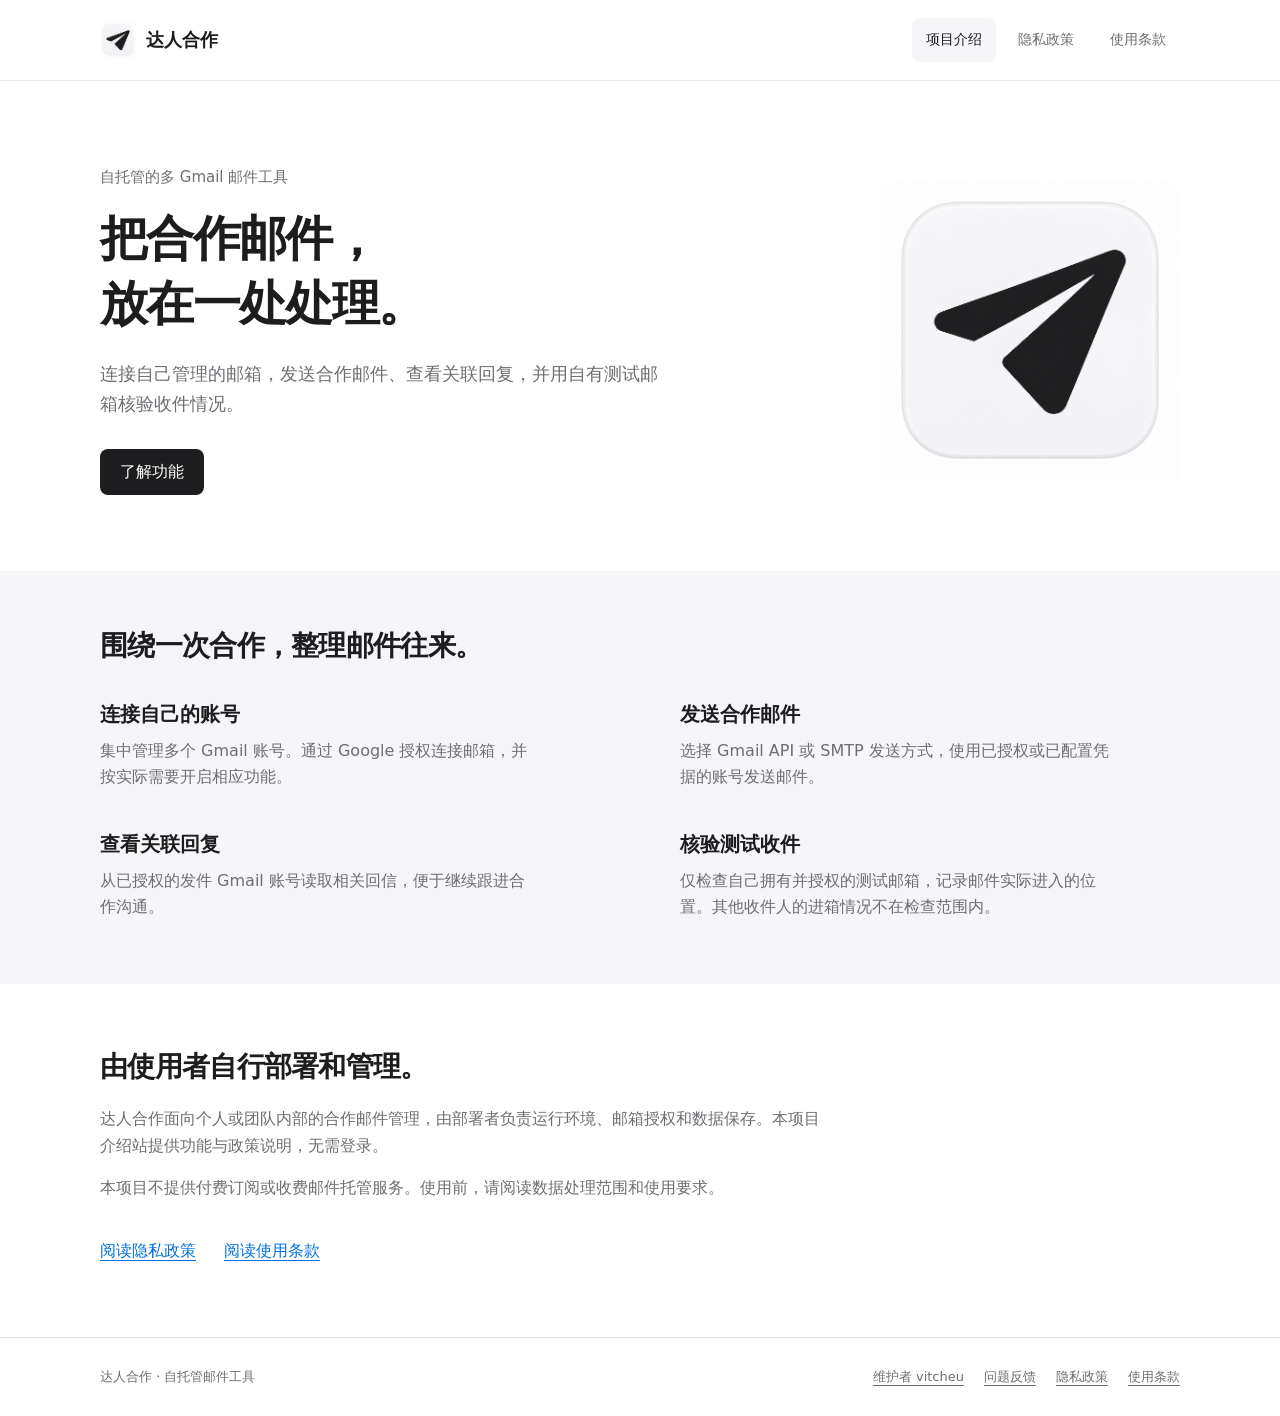
<file: index.html>
<!doctype html>
<html lang="zh-CN">
<head>
<meta charset="utf-8">
<meta name="viewport" content="width=device-width, initial-scale=1">
<meta name="description" content="达人合作是自托管的多 Gmail 邮件工具，用于授权账号、发送合作邮件、读取关联回复和核验自有测试邮箱收件情况。">
<meta name="color-scheme" content="light">
<title>项目介绍 · 达人合作</title>
<link rel="icon" type="image/png" href="assets/favicon-flight.png">
<link rel="stylesheet" href="assets/design-tokens.css">
<link rel="stylesheet" href="assets/site.css">
</head>
<body>
<a class="skip-link" href="#main-content">跳至正文</a>
<header class="site-header"><div class="wrap header-inner">
<a class="brand" href="index.html"><img src="assets/favicon-flight.png" width="36" height="36" alt="">达人合作</a>
<nav class="site-nav" aria-label="主导航"><a href="index.html" aria-current="page">项目介绍</a><a href="privacy.html">隐私政策</a><a href="terms.html">使用条款</a></nav>
</div></header>
<main id="main-content">
<section class="wrap hero" aria-labelledby="intro-title">
<div><p class="eyebrow">自托管的多 Gmail 邮件工具</p>
<h1 id="intro-title">把合作邮件，<br>放在一处处理。</h1>
<p class="hero-description">连接自己管理的邮箱，发送合作邮件、查看关联回复，并用自有测试邮箱核验收件情况。</p>
<a class="primary-link" href="#capabilities">了解功能</a></div>
<img class="hero-art" src="assets/favicon-flight.png" width="1254" height="1254" alt="达人合作纸飞机图标">
</section>
<section class="overview" id="capabilities" aria-labelledby="capabilities-title"><div class="wrap">
<h2 class="section-title" id="capabilities-title">围绕一次合作，整理邮件往来。</h2>
<div class="capabilities">
<section class="capability"><h3>连接自己的账号</h3><p>集中管理多个 Gmail 账号。通过 Google 授权连接邮箱，并按实际需要开启相应功能。</p></section>
<section class="capability"><h3>发送合作邮件</h3><p>选择 Gmail API 或 SMTP 发送方式，使用已授权或已配置凭据的账号发送邮件。</p></section>
<section class="capability"><h3>查看关联回复</h3><p>从已授权的发件 Gmail 账号读取相关回信，便于继续跟进合作沟通。</p></section>
<section class="capability"><h3>核验测试收件</h3><p>仅检查自己拥有并授权的测试邮箱，记录邮件实际进入的位置。其他收件人的进箱情况不在检查范围内。</p></section>
</div></div></section>
<section class="wrap scope" aria-labelledby="scope-title"><h2 id="scope-title">由使用者自行部署和管理。</h2>
<p>达人合作面向个人或团队内部的合作邮件管理，由部署者负责运行环境、邮箱授权和数据保存。本项目介绍站提供功能与政策说明，无需登录。</p>
<p>本项目不提供付费订阅或收费邮件托管服务。使用前，请阅读数据处理范围和使用要求。</p>
<div class="document-links"><a href="privacy.html">阅读隐私政策</a><a href="terms.html">阅读使用条款</a></div>
</section>
</main>
<footer class="site-footer"><div class="wrap footer-inner"><p>达人合作 · 自托管邮件工具</p><div class="footer-links"><a href="https://github.com/vitcheu">维护者 vitcheu</a><a href="https://github.com/vitcheu/creator-mail-guide/issues">问题反馈</a><a href="privacy.html">隐私政策</a><a href="terms.html">使用条款</a></div></div></footer>
</body>
</html>
</file>
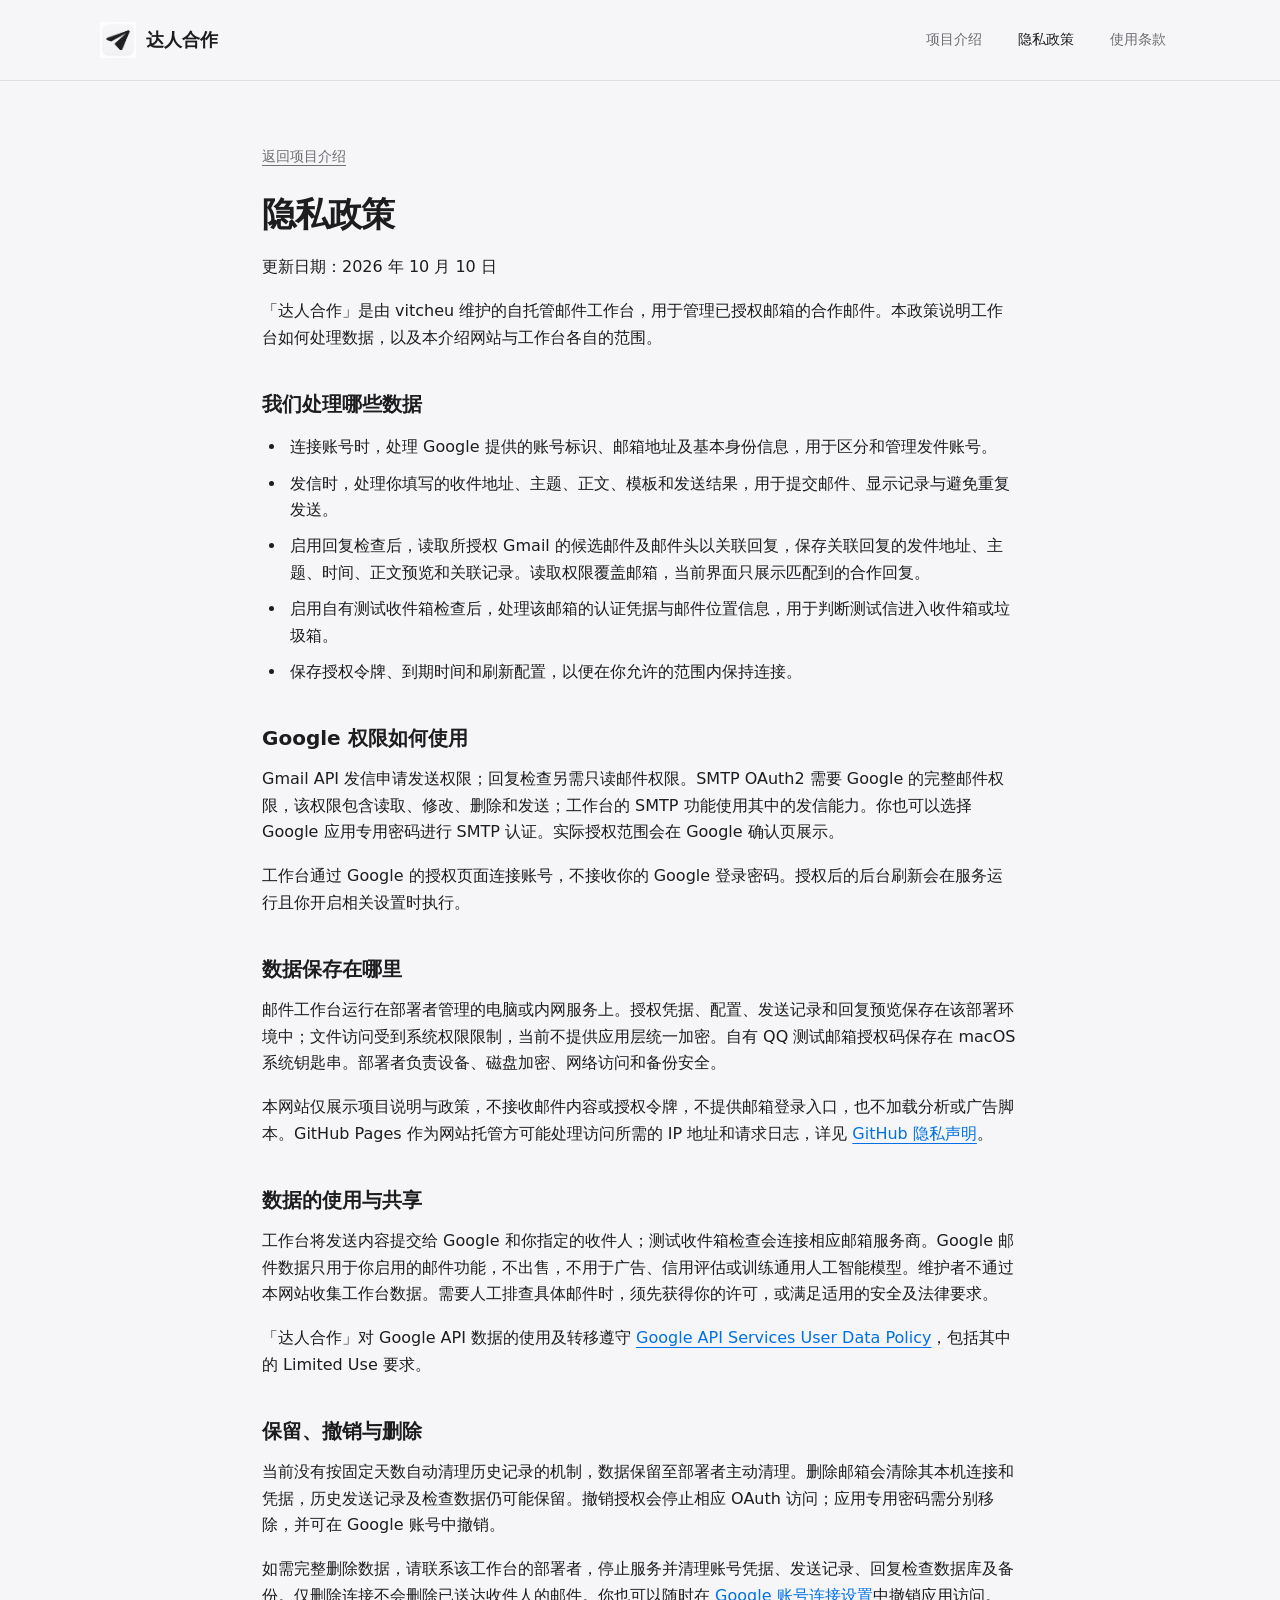
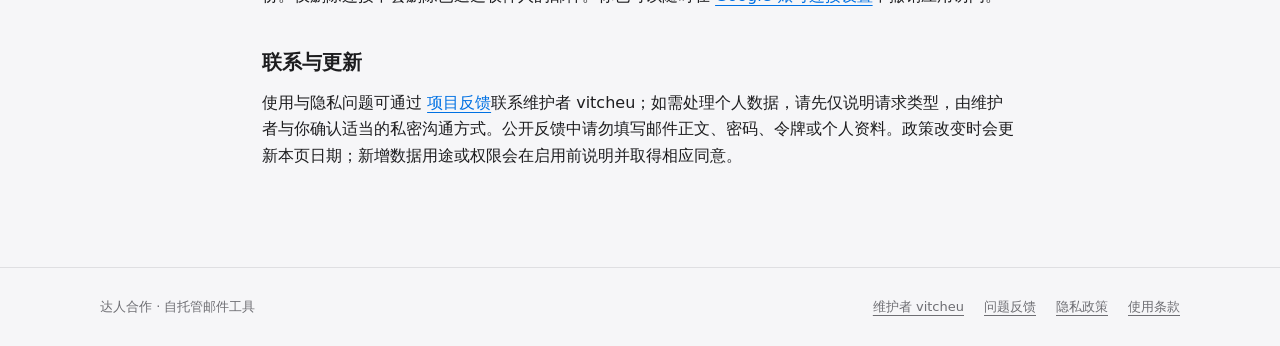
<file: privacy.html>
<!doctype html>
<html lang="zh-CN">
<head>
<meta charset="utf-8">
<meta name="viewport" content="width=device-width, initial-scale=1">
<meta name="description" content="达人合作的隐私政策。">
<meta name="color-scheme" content="light">
<title>隐私政策 · 达人合作</title>
<link rel="icon" type="image/png" href="assets/favicon-flight.png">
<link rel="stylesheet" href="assets/design-tokens.css">
<link rel="stylesheet" href="assets/site.css">
</head>
<body class="policy-page">
<a class="skip-link" href="#policy-content">跳至正文</a>
<header class="site-header"><div class="wrap header-inner">
<a class="brand" href="index.html"><img src="assets/favicon-flight.png" width="36" height="36" alt="">达人合作</a>
<nav class="site-nav" aria-label="主导航"><a href="index.html">项目介绍</a><a href="privacy.html" aria-current="page">隐私政策</a><a href="terms.html">使用条款</a></nav>
</div></header>
<div class="policy-layout"><p class="policy-breadcrumb"><a href="index.html">返回项目介绍</a></p>
<main id="policy-content"><h1>隐私政策</h1>
<p class="policy-date">更新日期：2026 年 10 月 10 日</p>
<p>「达人合作」是由 vitcheu 维护的自托管邮件工作台，用于管理已授权邮箱的合作邮件。本政策说明工作台如何处理数据，以及本介绍网站与工作台各自的范围。</p>
<h2>我们处理哪些数据</h2>
<ul><li>连接账号时，处理 Google 提供的账号标识、邮箱地址及基本身份信息，用于区分和管理发件账号。</li><li>发信时，处理你填写的收件地址、主题、正文、模板和发送结果，用于提交邮件、显示记录与避免重复发送。</li><li>启用回复检查后，读取所授权 Gmail 的候选邮件及邮件头以关联回复，保存关联回复的发件地址、主题、时间、正文预览和关联记录。读取权限覆盖邮箱，当前界面只展示匹配到的合作回复。</li><li>启用自有测试收件箱检查后，处理该邮箱的认证凭据与邮件位置信息，用于判断测试信进入收件箱或垃圾箱。</li><li>保存授权令牌、到期时间和刷新配置，以便在你允许的范围内保持连接。</li></ul>
<h2>Google 权限如何使用</h2>
<p>Gmail API 发信申请发送权限；回复检查另需只读邮件权限。SMTP OAuth2 需要 Google 的完整邮件权限，该权限包含读取、修改、删除和发送；工作台的 SMTP 功能使用其中的发信能力。你也可以选择 Google 应用专用密码进行 SMTP 认证。实际授权范围会在 Google 确认页展示。</p>
<p>工作台通过 Google 的授权页面连接账号，不接收你的 Google 登录密码。授权后的后台刷新会在服务运行且你开启相关设置时执行。</p>
<h2>数据保存在哪里</h2>
<p>邮件工作台运行在部署者管理的电脑或内网服务上。授权凭据、配置、发送记录和回复预览保存在该部署环境中；文件访问受到系统权限限制，当前不提供应用层统一加密。自有 QQ 测试邮箱授权码保存在 macOS 系统钥匙串。部署者负责设备、磁盘加密、网络访问和备份安全。</p>
<p>本网站仅展示项目说明与政策，不接收邮件内容或授权令牌，不提供邮箱登录入口，也不加载分析或广告脚本。GitHub Pages 作为网站托管方可能处理访问所需的 IP 地址和请求日志，详见 <a href="https://docs.github.com/en/site-policy/privacy-policies/github-general-privacy-statement">GitHub 隐私声明</a>。</p>
<h2>数据的使用与共享</h2>
<p>工作台将发送内容提交给 Google 和你指定的收件人；测试收件箱检查会连接相应邮箱服务商。Google 邮件数据只用于你启用的邮件功能，不出售，不用于广告、信用评估或训练通用人工智能模型。维护者不通过本网站收集工作台数据。需要人工排查具体邮件时，须先获得你的许可，或满足适用的安全及法律要求。</p>
<p>「达人合作」对 Google API 数据的使用及转移遵守 <a href="https://developers.google.com/terms/api-services-user-data-policy">Google API Services User Data Policy</a>，包括其中的 Limited Use 要求。</p>
<h2>保留、撤销与删除</h2>
<p>当前没有按固定天数自动清理历史记录的机制，数据保留至部署者主动清理。删除邮箱会清除其本机连接和凭据，历史发送记录及检查数据仍可能保留。撤销授权会停止相应 OAuth 访问；应用专用密码需分别移除，并可在 Google 账号中撤销。</p>
<p>如需完整删除数据，请联系该工作台的部署者，停止服务并清理账号凭据、发送记录、回复检查数据库及备份。仅删除连接不会删除已送达收件人的邮件。你也可以随时在 <a href="https://myaccount.google.com/connections">Google 账号连接设置</a>中撤销应用访问。</p>
<h2>联系与更新</h2>
<p>使用与隐私问题可通过 <a href="https://github.com/vitcheu/creator-mail-guide/issues">项目反馈</a>联系维护者 vitcheu；如需处理个人数据，请先仅说明请求类型，由维护者与你确认适当的私密沟通方式。公开反馈中请勿填写邮件正文、密码、令牌或个人资料。政策改变时会更新本页日期；新增数据用途或权限会在启用前说明并取得相应同意。</p>
</main>
</div>
<footer class="site-footer"><div class="wrap footer-inner"><p>达人合作 · 自托管邮件工具</p><div class="footer-links"><a href="https://github.com/vitcheu">维护者 vitcheu</a><a href="https://github.com/vitcheu/creator-mail-guide/issues">问题反馈</a><a href="privacy.html">隐私政策</a><a href="terms.html">使用条款</a></div></div></footer>
</body>
</html>
</file>
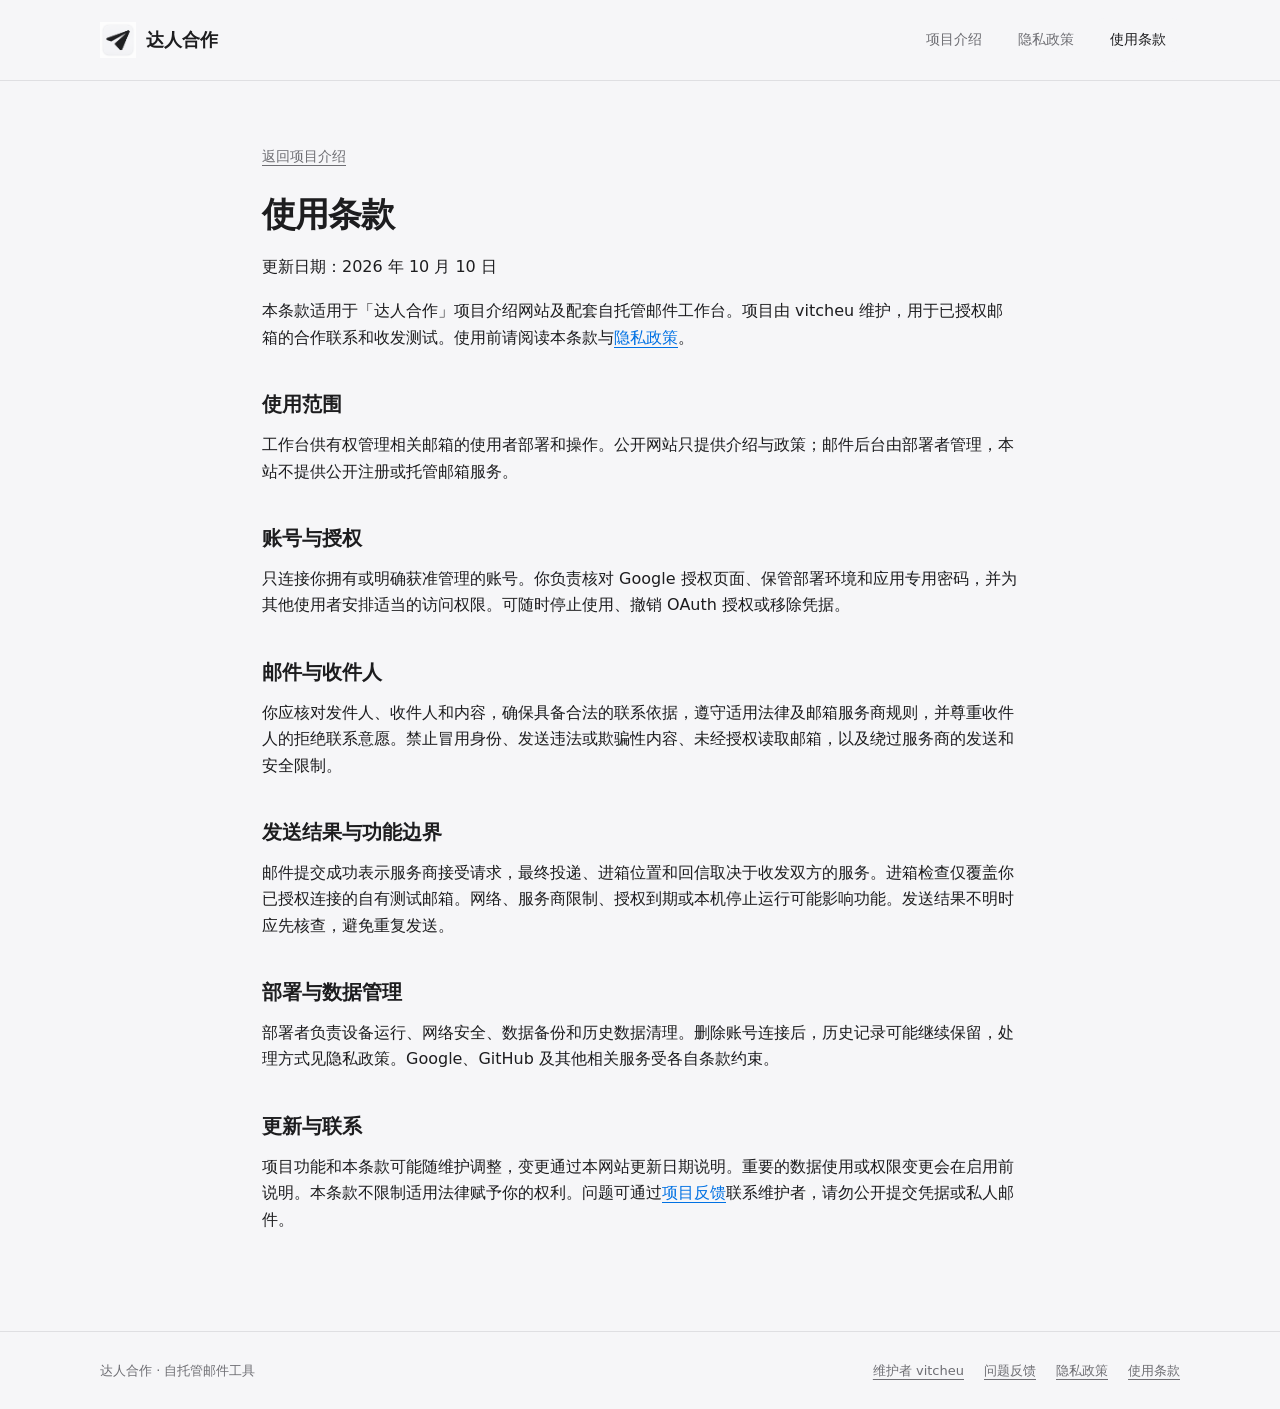
<file: terms.html>
<!doctype html>
<html lang="zh-CN">
<head>
<meta charset="utf-8">
<meta name="viewport" content="width=device-width, initial-scale=1">
<meta name="description" content="达人合作的使用条款。">
<meta name="color-scheme" content="light">
<title>使用条款 · 达人合作</title>
<link rel="icon" type="image/png" href="assets/favicon-flight.png">
<link rel="stylesheet" href="assets/design-tokens.css">
<link rel="stylesheet" href="assets/site.css">
</head>
<body class="policy-page">
<a class="skip-link" href="#policy-content">跳至正文</a>
<header class="site-header"><div class="wrap header-inner">
<a class="brand" href="index.html"><img src="assets/favicon-flight.png" width="36" height="36" alt="">达人合作</a>
<nav class="site-nav" aria-label="主导航"><a href="index.html">项目介绍</a><a href="privacy.html">隐私政策</a><a href="terms.html" aria-current="page">使用条款</a></nav>
</div></header>
<div class="policy-layout"><p class="policy-breadcrumb"><a href="index.html">返回项目介绍</a></p>
<main id="policy-content"><h1>使用条款</h1>
<p class="policy-date">更新日期：2026 年 10 月 10 日</p>
<p>本条款适用于「达人合作」项目介绍网站及配套自托管邮件工作台。项目由 vitcheu 维护，用于已授权邮箱的合作联系和收发测试。使用前请阅读本条款与<a href="privacy.html">隐私政策</a>。</p>
<h2>使用范围</h2>
<p>工作台供有权管理相关邮箱的使用者部署和操作。公开网站只提供介绍与政策；邮件后台由部署者管理，本站不提供公开注册或托管邮箱服务。</p>
<h2>账号与授权</h2>
<p>只连接你拥有或明确获准管理的账号。你负责核对 Google 授权页面、保管部署环境和应用专用密码，并为其他使用者安排适当的访问权限。可随时停止使用、撤销 OAuth 授权或移除凭据。</p>
<h2>邮件与收件人</h2>
<p>你应核对发件人、收件人和内容，确保具备合法的联系依据，遵守适用法律及邮箱服务商规则，并尊重收件人的拒绝联系意愿。禁止冒用身份、发送违法或欺骗性内容、未经授权读取邮箱，以及绕过服务商的发送和安全限制。</p>
<h2>发送结果与功能边界</h2>
<p>邮件提交成功表示服务商接受请求，最终投递、进箱位置和回信取决于收发双方的服务。进箱检查仅覆盖你已授权连接的自有测试邮箱。网络、服务商限制、授权到期或本机停止运行可能影响功能。发送结果不明时应先核查，避免重复发送。</p>
<h2>部署与数据管理</h2>
<p>部署者负责设备运行、网络安全、数据备份和历史数据清理。删除账号连接后，历史记录可能继续保留，处理方式见隐私政策。Google、GitHub 及其他相关服务受各自条款约束。</p>
<h2>更新与联系</h2>
<p>项目功能和本条款可能随维护调整，变更通过本网站更新日期说明。重要的数据使用或权限变更会在启用前说明。本条款不限制适用法律赋予你的权利。问题可通过<a href="https://github.com/vitcheu/creator-mail-guide/issues">项目反馈</a>联系维护者，请勿公开提交凭据或私人邮件。</p>
</main>
</div>
<footer class="site-footer"><div class="wrap footer-inner"><p>达人合作 · 自托管邮件工具</p><div class="footer-links"><a href="https://github.com/vitcheu">维护者 vitcheu</a><a href="https://github.com/vitcheu/creator-mail-guide/issues">问题反馈</a><a href="privacy.html">隐私政策</a><a href="terms.html">使用条款</a></div></div></footer>
</body>
</html>
</file>
<file: assets/design-tokens.css>
:root {
  color-scheme: light;

  /* Typography */
  --lw-font-ui: -apple-system, BlinkMacSystemFont, "SF Pro Text", "SF Pro Display", "Helvetica Neue", "PingFang SC", system-ui, sans-serif;
  /* Typography roles: ./typography.md. Keep business styles on these tokens. */
  --lw-font-size-caption: 10.5px;
  --lw-font-size-label: 12px;
  --lw-font-size-body: 13px;
  --lw-font-size-title: 15px;
  --lw-font-size-reading: 14px;
  --lw-font-size-section: 16px;
  --lw-font-size-headline: 20px;
  /* Result reading must remain legible on the zoomable desktop canvas. */
  --lw-font-size-result: var(--lw-font-size-section);
  --lw-font-size-result-label: var(--lw-font-size-body);
  --lw-font-size-result-title: 24px;
  /* Structural headings and highlighted data have independent roles. */
  --lw-font-size-record-section: var(--lw-font-size-headline);
  --lw-font-size-record-group: 18px;
  --lw-font-size-record-subsection: var(--lw-font-size-section);
  --lw-line-height-heading: 1.35;
  --lw-line-height-body: 1.5;
  --lw-line-height-reading: 1.65;
  --lw-font-weight-medium: 560;
  --lw-font-weight-semibold: 650;

  /* Spacing */
  --lw-space-1: 4px;
  --lw-space-2: 8px;
  --lw-space-3: 12px;
  --lw-space-4: 16px;
  --lw-space-5: 20px;
  --lw-space-6: 24px;
  --lw-space-8: 32px;

  /* Shape */
  --lw-radius-control: 8px;
  --lw-radius-field: 10px;
  --lw-radius-card: 14px;
  --lw-radius-panel: 22px;
  --lw-radius-dialog: 24px;
  --lw-radius-pill: 999px;

  /* Semantic color */
  --lw-color-background: #f2f2f7;
  --lw-color-canvas: #f6f6f8;
  --lw-color-surface-glass: rgba(255, 255, 255, 0.72);
  --lw-color-surface-strong: rgba(255, 255, 255, 0.9);
  --lw-color-text: #1d1d1f;
  --lw-color-text-secondary: #6e6e73;
  --lw-color-text-tertiary: #8e8e93;
  --lw-color-separator: rgba(60, 60, 67, 0.12);
  --lw-color-separator-strong: rgba(60, 60, 67, 0.18);
  --lw-color-fill: rgba(120, 120, 128, 0.1);
  --lw-color-fill-strong: rgba(120, 120, 128, 0.17);
  --lw-color-accent: #0071e3;
  /* Data hues identify the measure, never its quality or business severity. */
  --lw-color-data-measurement: #287d78;
  --lw-color-data-model: #7255a3;
  --lw-color-data-measurement-surface: color-mix(in srgb, var(--lw-color-data-measurement) 8%, transparent);
  --lw-color-data-model-surface: color-mix(in srgb, var(--lw-color-data-model) 8%, transparent);
  --lw-color-action-primary: #1d1d1f;
  --lw-color-on-action-primary: #ffffff;
  --lw-color-success: #34c759;
  /* Attention includes risks, review, partial results and warnings. Blue by user decision.
     Meaning stays in the label/icon; never infer business severity from the hue. */
  --lw-color-attention: var(--lw-color-accent);
  --lw-color-attention-ink: color-mix(in srgb, var(--lw-color-attention) 80%, var(--lw-color-text));
  --lw-color-attention-surface: color-mix(in srgb, var(--lw-color-attention) 7.5%, transparent);
  --lw-color-attention-border: color-mix(in srgb, var(--lw-color-attention) 16%, transparent);
  --lw-color-warning: var(--lw-color-attention); /* Compatibility alias; do not restore amber. */
  --lw-color-danger: #ff3b30;
  /* Workflow stage identity stays restrained: source, analysis and decision only. */
  --lw-color-stage-source: var(--lw-color-success);
  --lw-color-stage-analysis: var(--lw-color-accent);
  --lw-color-stage-decision: color-mix(in oklch, var(--lw-color-accent) 68%, var(--lw-color-text));

  /* Shared workflow content surfaces. Floating controls keep their own material roles. */
  --lw-node-surface: #ffffff;
  --lw-node-surface-processing: #e6f0f9;
  --lw-node-border: rgba(0, 0, 0, 0.07);
  --lw-node-shadow: 0 1px 2px rgba(0, 0, 0, 0.035), 0 8px 22px rgba(0, 0, 0, 0.045);
  --lw-node-shadow-raised: 0 8px 24px rgba(15, 23, 42, 0.12), 0 2px 8px rgba(0, 0, 0, 0.05);

  /* Quiet chip surfaces — same field shares one tone; no rainbow-by-index */
  --lw-chip-bg: var(--lw-color-fill);
  --lw-chip-fg: var(--lw-color-text);
  --lw-chip-border: rgba(60, 60, 67, 0.08);
  --lw-chip-bg-soft: color-mix(in srgb, var(--lw-color-accent) 9%, #ffffff);
  --lw-chip-fg-soft: color-mix(in srgb, var(--lw-color-accent) 48%, #1d1d1f);
  --lw-chip-bg-more: rgba(120, 120, 128, 0.08);
  --lw-chip-fg-more: var(--lw-color-text-tertiary);

  /* Materials and elevation */
  --lw-glass-border: rgba(255, 255, 255, 0.66);
  --lw-glass-fill-top: rgba(255, 255, 255, 0.64);
  --lw-glass-fill-bottom: rgba(255, 255, 255, 0.35);
  --lw-glass-fill-base: rgba(255, 255, 255, 0.42);
  --lw-glass-shadow: inset 0 0.5px 0 rgba(255, 255, 255, 0.95), inset 0 -0.5px 0 rgba(0, 0, 0, 0.035), 0 7px 22px rgba(0, 0, 0, 0.08), 0 1px 2px rgba(0, 0, 0, 0.04);
  --lw-glass-blur: 28px;
  --lw-glass-saturation: 185%;
  /* Shared floating control layer: a slightly denser frost for toolbar and dock glass. */
  --lw-glass-floating-fill-top: rgba(255, 255, 255, 0.70);
  --lw-glass-floating-fill-bottom: rgba(255, 255, 255, 0.42);
  --lw-glass-floating-fill-base: rgba(255, 255, 255, 0.48);
  --lw-glass-floating-blur: 32px;
  --lw-glass-floating-saturation: 185%;
  --lw-glass-floating-border: rgba(255, 255, 255, 0.78);
  /* Top navigation: transmitted color, microscopic frost, and a lit glass rim. */
  --lw-toolbar-glass-fill: rgb(248 250 253 / 18%);
  --lw-toolbar-glass-hover: rgb(255 255 255 / 28%);
  --lw-toolbar-glass-blur: 18px;
  --lw-toolbar-glass-saturation: 145%;
  --lw-toolbar-glass-light: rgb(255 255 255 / 78%);
  --lw-toolbar-glass-shade: rgb(52 65 80 / 12%);
  --lw-toolbar-glass-grain: 0.095;
  --lw-toolbar-glass-shadow: inset 0 1px 2px rgb(255 255 255 / 50%), inset 0 -1px 2px rgb(36 48 65 / 5%), 0 3px 10px rgb(24 36 52 / 9%), 0 0.5px 1px rgb(24 36 52 / 7%);
  --lw-toolbar-circle-size: 40px;
  --lw-shadow-1: 0 1px 2px rgba(0, 0, 0, 0.04), 0 1px 4px rgba(0, 0, 0, 0.055);
  /* Influencer CandidateCard / Berd card-tile action elevation. */
  --lw-shadow-card-action: inset 0 -1px 0 rgb(76 76 76 / 0.05), 0 0 0 1px rgb(76 76 76 / 0.03), 0 1px 2px rgb(76 76 76 / 0.04), 0 3px 6px rgb(76 76 76 / 0.05), 0 8px 16px rgb(76 76 76 / 0.06);
  --lw-shadow-2: 0 8px 28px rgba(0, 0, 0, 0.09), 0 2px 7px rgba(0, 0, 0, 0.04);
  --lw-shadow-3: 0 24px 70px rgba(0, 0, 0, 0.16), 0 4px 14px rgba(0, 0, 0, 0.07);
  /* Compact menu frost: single scattering layer, without a modal scrim.
     Web approximation; selection guide: materials.md. */
  --lw-menu-fill: rgb(255 255 255 / 60%);
  --lw-menu-blur: 24px;
  --lw-menu-saturation: 140%;
  --lw-menu-border: rgb(255 255 255 / 72%);
  --lw-menu-shadow: inset 0 1px 0 rgb(255 255 255 / 75%), inset 0 -1px 0 rgb(36 48 65 / 4%), 0 12px 32px rgb(24 36 52 / 13%), 0 2px 6px rgb(24 36 52 / 6%);
  --lw-menu-fallback: var(--lw-color-canvas);
  /* MusicModal / HeroUI lab surface, shared by workbench dialogs and companions. */
  --lw-surface-fill: rgb(248 250 253 / 58%);
  --lw-dialog-surface-fill: rgb(248 250 253 / 78%);
  --lw-surface-blur: 40px;
  --lw-surface-saturation: 155%;
  --lw-surface-border: rgb(255 255 255 / 78%);
  --lw-surface-shadow: inset 0 1px 0 rgb(255 255 255 / 82%), inset 0 -1px 0 rgb(36 48 65 / 5%), 0 18px 54px rgb(24 36 52 / 14%), 0 2px 8px rgb(24 36 52 / 7%);
  --lw-surface-scrim: rgb(0 0 0 / 16%);
  --lw-surface-scroll-edge: 28px;

  /* Motion */
  --lw-duration-press: 100ms;
  --lw-duration-fast: 140ms;
  --lw-duration-standard: 180ms;
  --lw-duration-layer: 320ms;
  --lw-ease-standard: cubic-bezier(0.2, 0, 0, 1);
  --lw-ease-spring: cubic-bezier(0.32, 0.72, 0, 1);
  --lw-press-scale: 0.96;
}

@media (prefers-contrast: more) {
  :root {
    --lw-color-text-secondary: #4f4f53;
    --lw-color-text-tertiary: #626267;
    --lw-color-separator: rgba(28, 28, 30, 0.28);
    --lw-color-separator-strong: rgba(28, 28, 30, 0.42);
  }
}
</file>
<file: assets/site.css>
/* Public document layout, using the workbench's unchanged design tokens. */
* { box-sizing: border-box; }
html { scroll-padding-block-start: 24px; }
body { margin: 0; font-family: var(--lw-font-ui); color: var(--lw-color-text); background: #fff; font-size: var(--lw-font-size-result); line-height: var(--lw-line-height-reading); -webkit-font-smoothing: antialiased; }
a { color: var(--lw-color-accent); text-underline-offset: 4px; }
a:hover { text-decoration-thickness: 2px; }
a:focus-visible { outline: 3px solid var(--lw-color-accent); outline-offset: 5px; border-radius: 3px; }
.skip-link { position: absolute; inset-block-start: -80px; inset-inline-start: 20px; padding: 10px 16px; background: #fff; z-index: 2; }
.skip-link:focus { inset-block-start: 12px; }
.wrap { width: min(100% - 64px, 1080px); margin-inline: auto; }
.site-header { border-block-end: 1px solid var(--lw-color-separator); }
.header-inner { display: flex; align-items: center; justify-content: space-between; min-height: 80px; gap: 24px; }
.brand { display: inline-flex; align-items: center; gap: 10px; text-decoration: none; color: var(--lw-color-text); font-size: 18px; font-weight: var(--lw-font-weight-semibold); white-space: nowrap; }
.brand img { width: 36px; height: 36px; display: block; }
.site-nav { display: flex; flex-wrap: wrap; align-items: center; gap: 8px; }
.site-nav a { display: inline-flex; align-items: center; min-height: 44px; padding-inline: 14px; color: var(--lw-color-text-secondary); font-size: 14px; text-decoration: none; border-radius: var(--lw-radius-control); white-space: nowrap; }
.site-nav a:hover { background: var(--lw-color-canvas); color: var(--lw-color-text); }
.site-nav a[aria-current="page"] { color: var(--lw-color-text); background: var(--lw-color-canvas); font-weight: var(--lw-font-weight-medium); }
.hero { display: grid; grid-template-columns: 1.35fr 0.65fr; align-items: center; column-gap: 64px; padding-block: 84px 76px; }
.eyebrow { margin: 0 0 16px; color: var(--lw-color-text-secondary); font-size: 15px; }
h1, h2, h3 { font-weight: var(--lw-font-weight-semibold); line-height: var(--lw-line-height-heading); }
.hero h1 { margin: 0; max-width: 650px; font-size: clamp(34px, 4vw, 48px); letter-spacing: -0.035em; text-wrap: balance; }
.hero-description { margin: 24px 0 30px; max-width: 560px; font-size: 18px; color: var(--lw-color-text-secondary); }
.primary-link { display: inline-flex; align-items: center; justify-content: center; min-height: 46px; padding: 10px 20px; color: var(--lw-color-on-action-primary); background: var(--lw-color-action-primary); border-radius: var(--lw-radius-control); font-weight: var(--lw-font-weight-medium); text-decoration: none; }
.primary-link:hover { background: #343436; }
.hero-art { display: block; width: 100%; max-width: 300px; height: auto; justify-self: end; }
.overview { padding-block: 56px 64px; background: var(--lw-color-canvas); }
.section-title { margin: 0 0 36px; font-size: 28px; letter-spacing: -0.025em; }
.capabilities { display: grid; grid-template-columns: repeat(2, minmax(0, 1fr)); gap: 40px 80px; }
.capability h3 { font-size: var(--lw-font-size-record-section); margin: 0 0 10px; }
.capability p { margin: 0; max-width: 440px; color: var(--lw-color-text-secondary); }
.scope { padding-block: 64px; }
.scope h2 { margin: 0 0 20px; font-size: 28px; letter-spacing: -0.025em; }
.scope p { max-width: 730px; margin: 0 0 16px; color: var(--lw-color-text-secondary); }
.document-links { display: flex; gap: 28px; flex-wrap: wrap; margin-block-start: 28px; }
.document-links a { min-height: 44px; display: inline-flex; align-items: center; }
.site-footer { border-block-start: 1px solid var(--lw-color-separator); }
.footer-inner { display: flex; justify-content: space-between; align-items: flex-start; gap: 24px; padding-block: 28px; font-size: 13px; color: var(--lw-color-text-secondary); }
.footer-inner p { margin: 0; }
.footer-links { display: flex; flex-wrap: wrap; gap: 20px; }
.footer-links a { color: inherit; }
.policy-page { background: var(--lw-color-canvas); }
.policy-layout { max-width: 820px; margin-inline: auto; padding: 64px 32px 80px; min-height: 70vh; }
.policy-breadcrumb { margin: 0 0 24px; font-size: 14px; }
.policy-breadcrumb a { color: var(--lw-color-text-secondary); }
#policy-content { overflow-wrap: anywhere; }
#policy-content h1 { font-size: 34px; margin: 0 0 16px; letter-spacing: -0.025em; }
#policy-content h2 { margin: 40px 0 14px; font-size: var(--lw-font-size-record-section); }
#policy-content h3 { margin: 28px 0 12px; font-size: var(--lw-font-size-record-group); }
#policy-content p { margin: 0 0 18px; }
#policy-content ul, #policy-content ol { margin: 16px 0 24px; padding-inline-start: 24px; }
#policy-content li { margin-block: 10px; padding-inline-start: 4px; }
#policy-content .updated, #policy-content time { color: var(--lw-color-text-secondary); font-size: 14px; }
#policy-content strong { font-weight: var(--lw-font-weight-semibold); }
@media (max-width: 720px) {
  .wrap { width: calc(100% - 40px); }
  .header-inner { flex-wrap: wrap; gap: 8px; padding-block: 16px 12px; }
  .site-nav { gap: 0; margin-inline: -10px; }
  .site-nav a { padding-inline: 10px; }
  .hero { grid-template-columns: 1fr; padding-block: 48px; gap: 32px; }
  .hero h1 { max-width: 560px; }
  .hero-description { margin-block: 20px 24px; font-size: 17px; }
  .hero-art { width: 150px; justify-self: start; grid-row: 1; }
  .capabilities { grid-template-columns: 1fr; gap: 32px; }
  .overview, .scope { padding-block: 40px; }
  .section-title { margin-block-end: 28px; font-size: 25px; }
  .scope h2 { font-size: 25px; }
  .footer-inner { flex-direction: column; gap: 16px; }
  .policy-layout { padding: 40px 20px 56px; }
  #policy-content h1 { font-size: 30px; }
}
@media print {
  .site-header, .site-footer, .policy-breadcrumb, .skip-link { display: none; }
  body, .policy-page { background: #fff; }
  .policy-layout { max-width: none; padding: 0; }
}
</file>
